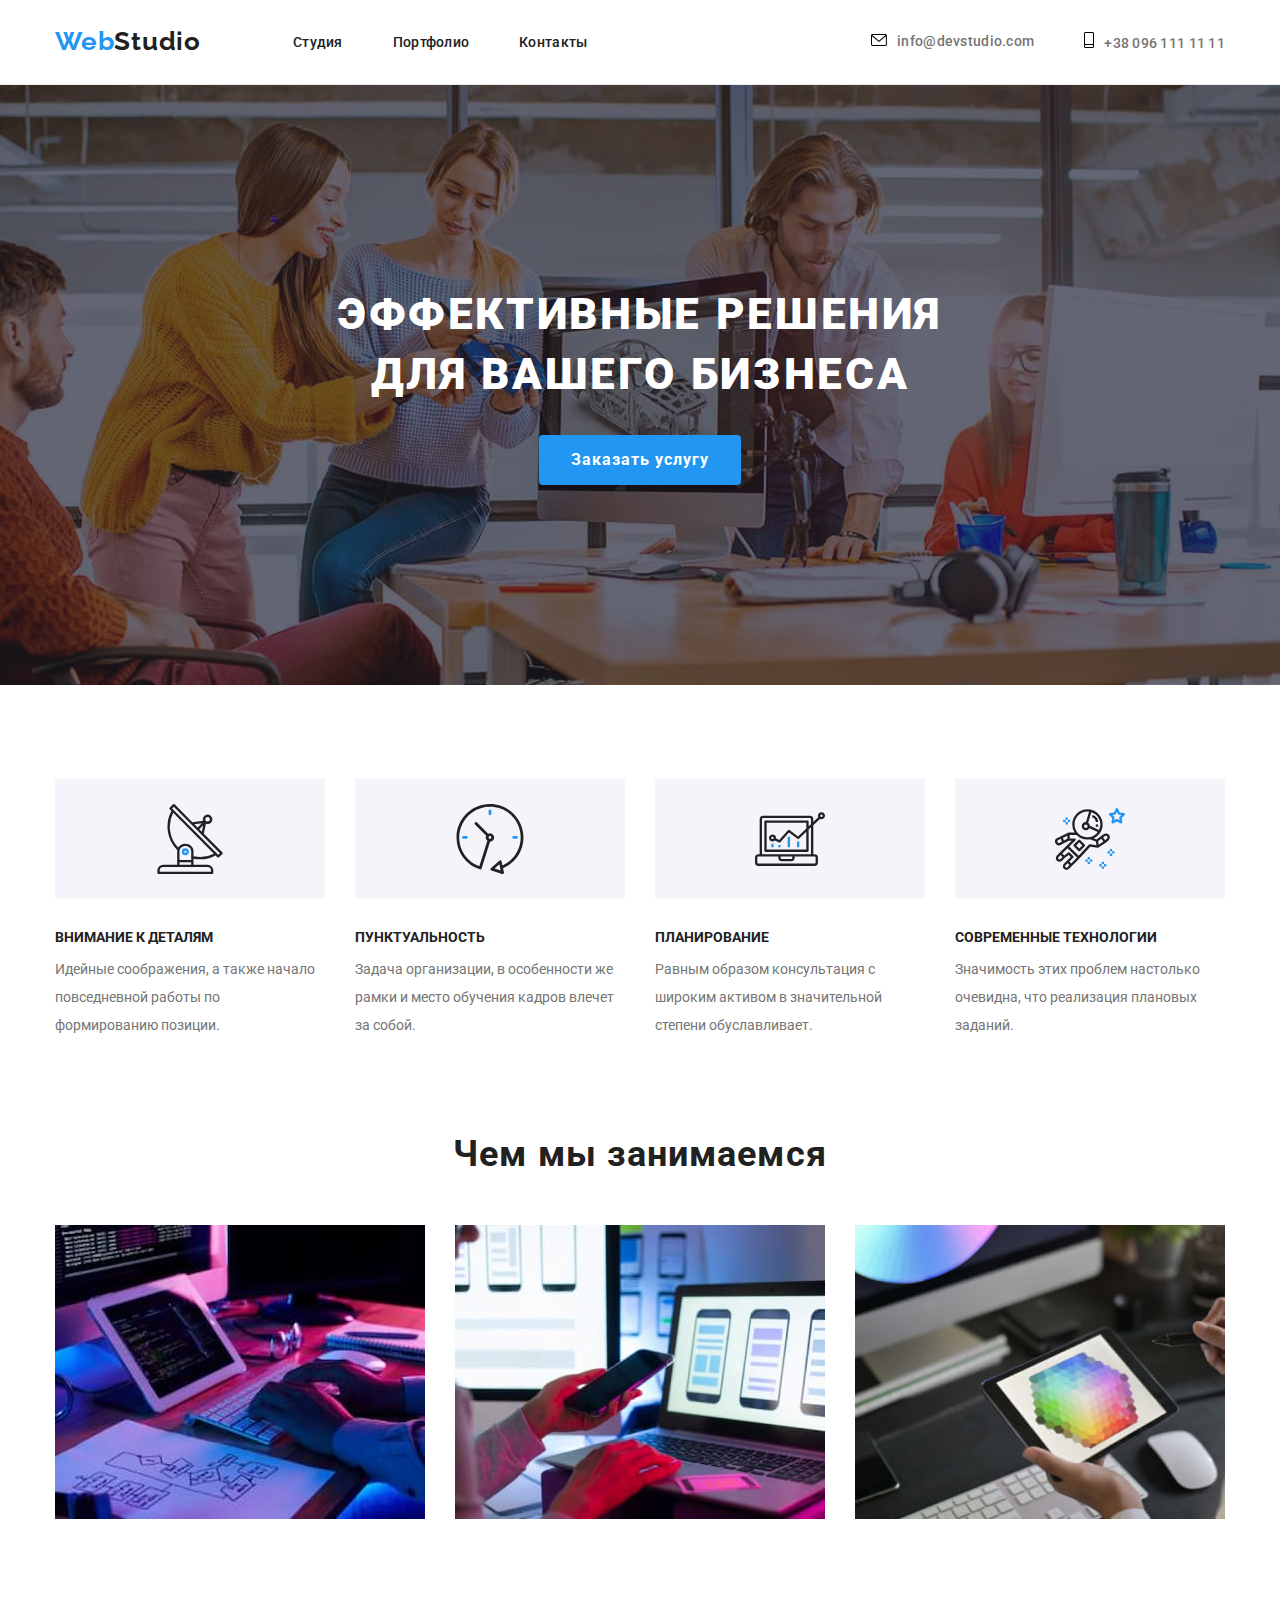
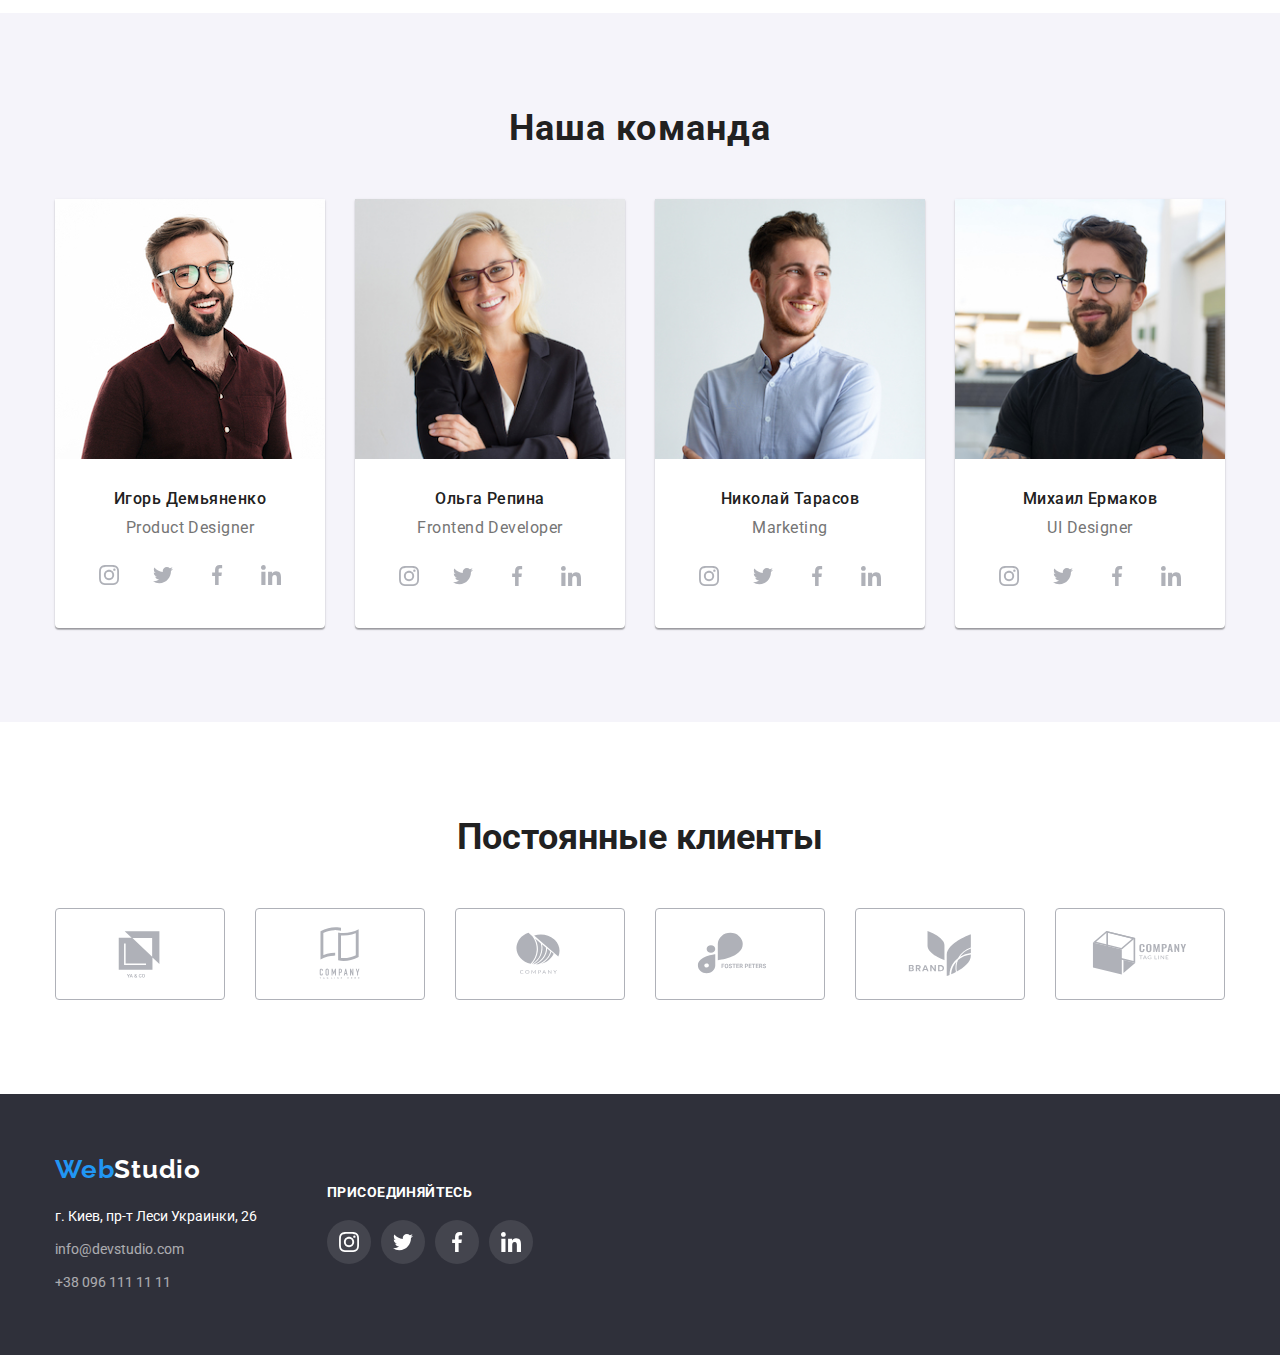
<file: index.html>
<!DOCTYPE html>
<html lang="ru">

<head>
    <meta charset="UTF-8">
    <meta http-equiv="X-UA-Compatible" content="IE=edge">
    <meta name="viewport" content="width=device-width, initial-scale=1.0">
    <link rel="preconnect" href="https://fonts.googleapis.com">
    <link rel="preconnect" href="https://fonts.gstatic.com" crossorigin>
    <link
        href="https://fonts.googleapis.com/css2?family=Raleway:wght@700&family=Roboto:wght@400;500;700;900&display=swap"
        rel="stylesheet">
    <link rel="stylesheet" href="https://cdnjs.cloudflare.com/ajax/libs/modern-normalize/1.1.0/modern-normalize.css"
        integrity="sha512-Y0MM+V6ymRKN2zStTqzQ227DWhhp4Mzdo6gnlRnuaNCbc+YN/ZH0sBCLTM4M0oSy9c9VKiCvd4Jk44aCLrNS5Q=="
        crossorigin="anonymous" referrerpolicy="no-referrer" />
    <link rel="stylesheet" href="./css/styles.css">
    <title>Document</title>
</head>



<body>
    <!--Хедер-->

    <header class="site-header">

        <div class="container main-nav">
            <nav class="navigation">
                <a class="logo" href="./index.html">
                    <span class="web">Web</span><span class="studio-black">Studio</span></a>
                <ul class="nav-links">
                    <li class="item"><a href="./index.html" class="link">Студия</a></li>
                    <li class="item"><a href="./portfolio.html" class="link">Портфолио</a></li>
                    <li class="item"><a href="" class="link">Контакты</a></li>
                </ul>
            </nav>


            <ul class="header-contacts">
                <li class="item">

                    <a href="mailto:info@devstudio.com" class="link"><svg class="header-contacts-icon" width="16px"
                            height="12px">
                            <use href="./images/symbol-defs.svg#icon-mail"></use>
                        </svg>info@devstudio.com</a>
                </li>
                <li class="item"><a href="tel:+380961111111" class="link"><svg class="header-contacts-icon" width="10px"
                            height="16px">
                            <use href="./images/symbol-defs.svg#icon-phone"></use>
                        </svg>+38 096 111 11 11
                    </a></li>
            </ul>
        </div>

    </header>

    <!--Средняя часть документа-->

    <main>

        <!--Секция "Заказать услугу"-->

        <section class="section hero">
            <div class="container">
                <h1 class="title">Эффективные решения<br> для вашего бизнеса</h1>
                <button type="button" class="button-hero">Заказать услугу</button>
            </div>
        </section>

        <!-- Секция "Бенефиты" -->

        <section class="section benefits">
            <div class="container">
                <ul class="list">
                    <li class="item">
                        <div class="benefits-icon-area">
                            <svg class="benefits-icon">
                                <use href="./images/symbol-defs.svg#icon-antenna"></use>
                            </svg>
                        </div>
                        <h3 class="title">Внимание к деталям</h3>
                        <p class="text">Идейные соображения, а также начало повседневной работы по формированию позиции.
                        </p>
                    </li>
                    <li class="item">
                        <div class="benefits-icon-area">
                            <svg class="benefits-icon">
                                <use href="./images/symbol-defs.svg#icon-clock"></use>
                            </svg>
                        </div>
                        <h3 class="title">Пунктуальность</h3>
                        <p class="text">Задача организации, в особенности же рамки и место обучения кадров влечет за
                            собой.
                        </p>
                    </li>
                    <li class="item">
                        <div class="benefits-icon-area">
                            <svg class="benefits-icon">
                                <use href="./images/symbol-defs.svg#icon-diagram"></use>
                            </svg>
                        </div>
                        <h3 class="title">Планирование</h3>
                        <p class="text">Равным образом консультация с широким активом в значительной степени
                            обуславливает.
                        </p>
                    </li>
                    <li class="item">
                        <div class="benefits-icon-area">
                            <svg class="benefits-icon">
                                <use href="./images/symbol-defs.svg#icon-astronaut"></use>
                            </svg>
                        </div>
                        <h3 class="title">Современные технологии</h3>
                        <p class="text">Значимость этих проблем настолько очевидна, что реализация плановых заданий.
                        </p>
                    </li>
                </ul>
            </div>
        </section>



        <!--Секция "Чем мы занимаемся"-->

        <section class="section images-samples">
            <div class="container">
                <h2 class="title">Чем мы занимаемся</h2>
                <ul class="list">
                    <li class="item"><img class="image" src="./images/index/img.jpg" alt="Картинка" width="370"></li>
                    <li class="item"><img class="image" src="./images/index/img-1.jpg" alt="Еще одна картинка"
                            width="370"></li>
                    <li class="item"><img class="image" src="./images/index/img-2.jpg"
                            alt="Еще одна и еще одна картинка" width="370"></li>
                </ul>
            </div>
        </section>

        <!--Секция "Команда молодости нашей"-->
        <section class="section our-team">
            <div class="container">
                <h2 class="section-header-team">Наша команда</h2>
                <ul class="list">
                    <li class="item"><img class="image" src="./images/index/member-1.jpg" alt="Член команды №1"
                            width="270">
                        <div class="padding-30">
                            <h3 class="header">Игорь Демьяненко</h3>
                            <p class="text">Product Designer</p>
                        </div>
                        <ul class="social-media-list">
                            <li class="social-media-item">
                                <a href="" class="social-media-link">
                                    <svg class="social-media-icon" width="20" height="20">
                                        <use href="./images/symbol-defs.svg#icon-instagram"></use>
                                    </svg>
                                </a>
                            </li>
                            <li class="social-media-item">
                                <a href="" class="social-media-link">
                                    <svg class="social-media-icon" width="20" height="20">
                                        <use href="./images/symbol-defs.svg#icon-twitter"></use>
                                    </svg>
                                </a>
                            </li>
                            <li class="social-media-item">
                                <a href="" class="social-media-link">
                                    <svg class="social-media-icon" width="20" height="20">
                                        <use href="./images/symbol-defs.svg#icon-facebook"></use>
                                    </svg>
                                </a>
                            </li>
                            <li class="social-media-item">
                                <a href="" class="social-media-link">
                                    <svg class="social-media-icon" width="20" height="20">
                                        <use href="./images/symbol-defs.svg#icon-linkedin"></use>
                                    </svg>
                                </a>
                            </li>
                        </ul>
                    </li>
                    <li class="item">
                        <img class="image" src="./images/index/member-2.jpg" alt="Член команды №2" width="270">
                        <div class="padding-30">
                            <h3 class="header">Ольга Репина</h3>
                            <p class="text">Frontend Developer</p>
                        </div>
                        <ul class="social-media-list">
                            <li class="social-media-item">
                                <a href="" class="social-media-link">
                                    <svg class="social-media-icon" width="20" height="20">
                                        <use href="./images/symbol-defs.svg#icon-instagram"></use>
                                    </svg>
                                </a>
                            </li>
                            <li class="social-media-item">
                                <a href="" class="social-media-link">
                                    <svg class="social-media-icon" width="20" height="20">
                                        <use href="./images/symbol-defs.svg#icon-twitter"></use>
                                    </svg>
                                </a>
                            </li>
                            <li class="social-media-item">
                                <a href="" class="social-media-link">
                                    <svg class="social-media-icon" width="20" height="20">
                                        <use href="./images/symbol-defs.svg#icon-facebook"></use>
                                    </svg>
                                </a>
                            </li>
                            <li class="social-media-item">
                                <a href="" class="social-media-link">
                                    <svg class="social-media-icon" width="20" height="20">
                                        <use href="./images/symbol-defs.svg#icon-linkedin"></use>
                                    </svg>
                                </a>
                            </li>
                        </ul>
                    </li>
                    <li class="item">
                        <img class="image" src="./images/index/member-3.jpg" alt="Член команды №3" width="270">
                        <div class="padding-30">
                            <h3 class="header">Николай Тарасов</h3>
                            <p class="text">Marketing</p>
                        </div>
                        <ul class="social-media-list">
                            <li class="social-media-item">
                                <a href="" class="social-media-link">
                                    <svg class="social-media-icon" width="20" height="20">
                                        <use href="./images/symbol-defs.svg#icon-instagram"></use>
                                    </svg>
                                </a>
                            </li>
                            <li class="social-media-item">
                                <a href="" class="social-media-link">
                                    <svg class="social-media-icon" width="20" height="20">
                                        <use href="./images/symbol-defs.svg#icon-twitter"></use>
                                    </svg>
                                </a>
                            </li>
                            <li class="social-media-item">
                                <a href="" class="social-media-link">
                                    <svg class="social-media-icon" width="20" height="20">
                                        <use href="./images/symbol-defs.svg#icon-facebook"></use>
                                    </svg>
                                </a>
                            </li>
                            <li class="social-media-item">
                                <a href="" class="social-media-link">
                                    <svg class="social-media-icon" width="20" height="20">
                                        <use href="./images/symbol-defs.svg#icon-linkedin"></use>
                                    </svg>
                                </a>
                            </li>
                        </ul>

                    </li>
                    <li class="item">
                        <img class="image" src="./images/index/member-4.jpg" alt="Член команды №4" width="270">
                        <div class="padding-30">
                            <h3 class="header">Михаил Ермаков</h3>
                            <p class="text">UI Designer</p>
                        </div>
                        <ul class="social-media-list">
                            <li class="social-media-item">
                                <a href="" class="social-media-link">
                                    <svg class="social-media-icon" width="20" height="20">
                                        <use href="./images/symbol-defs.svg#icon-instagram"></use>
                                    </svg>
                                </a>
                            </li>
                            <li class="social-media-item">
                                <a href="" class="social-media-link">
                                    <svg class="social-media-icon" width="20" height="20">
                                        <use href="./images/symbol-defs.svg#icon-twitter"></use>
                                    </svg>
                                </a>
                            </li>
                            <li class="social-media-item">
                                <a href="" class="social-media-link">
                                    <svg class="social-media-icon" width="20" height="20">
                                        <use href="./images/symbol-defs.svg#icon-facebook"></use>
                                    </svg>
                                </a>
                            </li>
                            <li class="social-media-item">
                                <a href="" class="social-media-link">
                                    <svg class="social-media-icon" width="20" height="20">
                                        <use href="./images/symbol-defs.svg#icon-linkedin"></use>
                                    </svg>
                                </a>
                            </li>
                        </ul>

                    </li>
                </ul>
            </div>
        </section>

        <section class="section partners">
            <div class="container">
                <h2 class="permanent-partners-list-header">Постоянные клиенты</h2>

                <ul class="permanent-partners-list">
                    <li class="permanent-partners-item">
                        <a href="" class="permanent-partners-link">
                            <svg class="permanent-partners-icon" height="60px" width="106px">
                                <use href="./images/symbol-defs.svg#icon-logo-1"></use>
                            </svg>
                        </a>
                    </li>
                    <li class="permanent-partners-item">
                        <a href="" class="permanent-partners-link">
                            <svg class="permanent-partners-icon" height="60px" width="106px">
                                <use href="./images/symbol-defs.svg#icon-logo-2"></use>
                            </svg>
                        </a>
                    </li>
                    <li class="permanent-partners-item">
                        <a href="" class="permanent-partners-link">
                            <svg class="permanent-partners-icon" height="60px" width="106px">
                                <use href="./images/symbol-defs.svg#icon-logo-3"></use>
                            </svg>
                        </a>
                    </li>
                    <li class="permanent-partners-item">
                        <a href="" class="permanent-partners-link">
                            <svg class="permanent-partners-icon" height="60px" width="106px">
                                <use href="./images/symbol-defs.svg#icon-logo-4"></use>
                            </svg>
                        </a>
                    </li>
                    <li class="permanent-partners-item">
                        <a href="" class="permanent-partners-link">
                            <svg class="permanent-partners-icon" height="60px" width="106px">
                                <use href="./images/symbol-defs.svg#icon-logo-5"></use>
                            </svg>
                        </a>
                    </li>
                    <li class="permanent-partners-item">
                        <a href="" class="permanent-partners-link">
                            <svg class="permanent-partners-icon" height="60px" width="106px">
                                <use href="./images/symbol-defs.svg#icon-logo-6"></use>
                            </svg>
                        </a>
                    </li>
                </ul>






            </div>



        </section>

    </main>

    <footer class="footer">
    
    
    
        <div class="container">
    
    
            <div class="footer-block">
    
                <div class="footer-block-1">
                    <a class="logo logo-footer" href="">Web<spam class="studio-white">Studio</spam></a>
                    <address class="adress">    
                        <ul class="adress-list">
                            <li class="item"><a class="link" href="">г. Киев, пр-т Леси Украинки, 26</a></li>
                            <li class="item"><a class="link opacity-60" href="mailto:info@devstudio.com">info@devstudio.com</a></li>
                            <li class="item"><a class="link opacity-60" href="tel:+380961111111">+38 096 111 11 11</a></li>
                        </ul>

                        </address>
                </div>
    
      
    
                <div class="footer-social-network-block">
                    <h2 class="footer-social-network-title">присоединяйтесь</h2>
                    <ul class="footer-social-network-list">
                        
                        <li class="footer-social-network-item">
                            <a href="" class="footer-social-network-link">
                                <svg class="footer-social-network-icon" width="20" height="20">
                                    <use href="./images/symbol-defs.svg#icon-instagram"></use>
                                </svg>
                            </a>
                        </li>
                        <li class="footer-social-network-item">
                            <a href="" class="footer-social-network-link">
                                <svg class="footer-social-network-icon" width="20" height="20">
                                    <use href="./images/symbol-defs.svg#icon-twitter"></use>
                                </svg>
                            </a>
                        </li>
                        <li class="footer-social-network-item">
                            <a href="" class="footer-social-network-link">
                                <svg class="footer-social-network-icon" width="20" height="20">
                                    <use href="./images/symbol-defs.svg#icon-facebook"></use>
                                </svg>
                            </a>
                        </li>
                        <li class="footer-social-network-item">
                            <a href="" class="footer-social-network-link">
                                <svg class="footer-social-network-icon" width="20" height="20">
                                    <use href="./images/symbol-defs.svg#icon-linkedin"></use>
                                </svg>
                            </a>
                        </li>
                    </ul>
                </div>
            </div>
    
    
        </div>
    
    
    
    
    </footer>
</body>

</html>
</file>
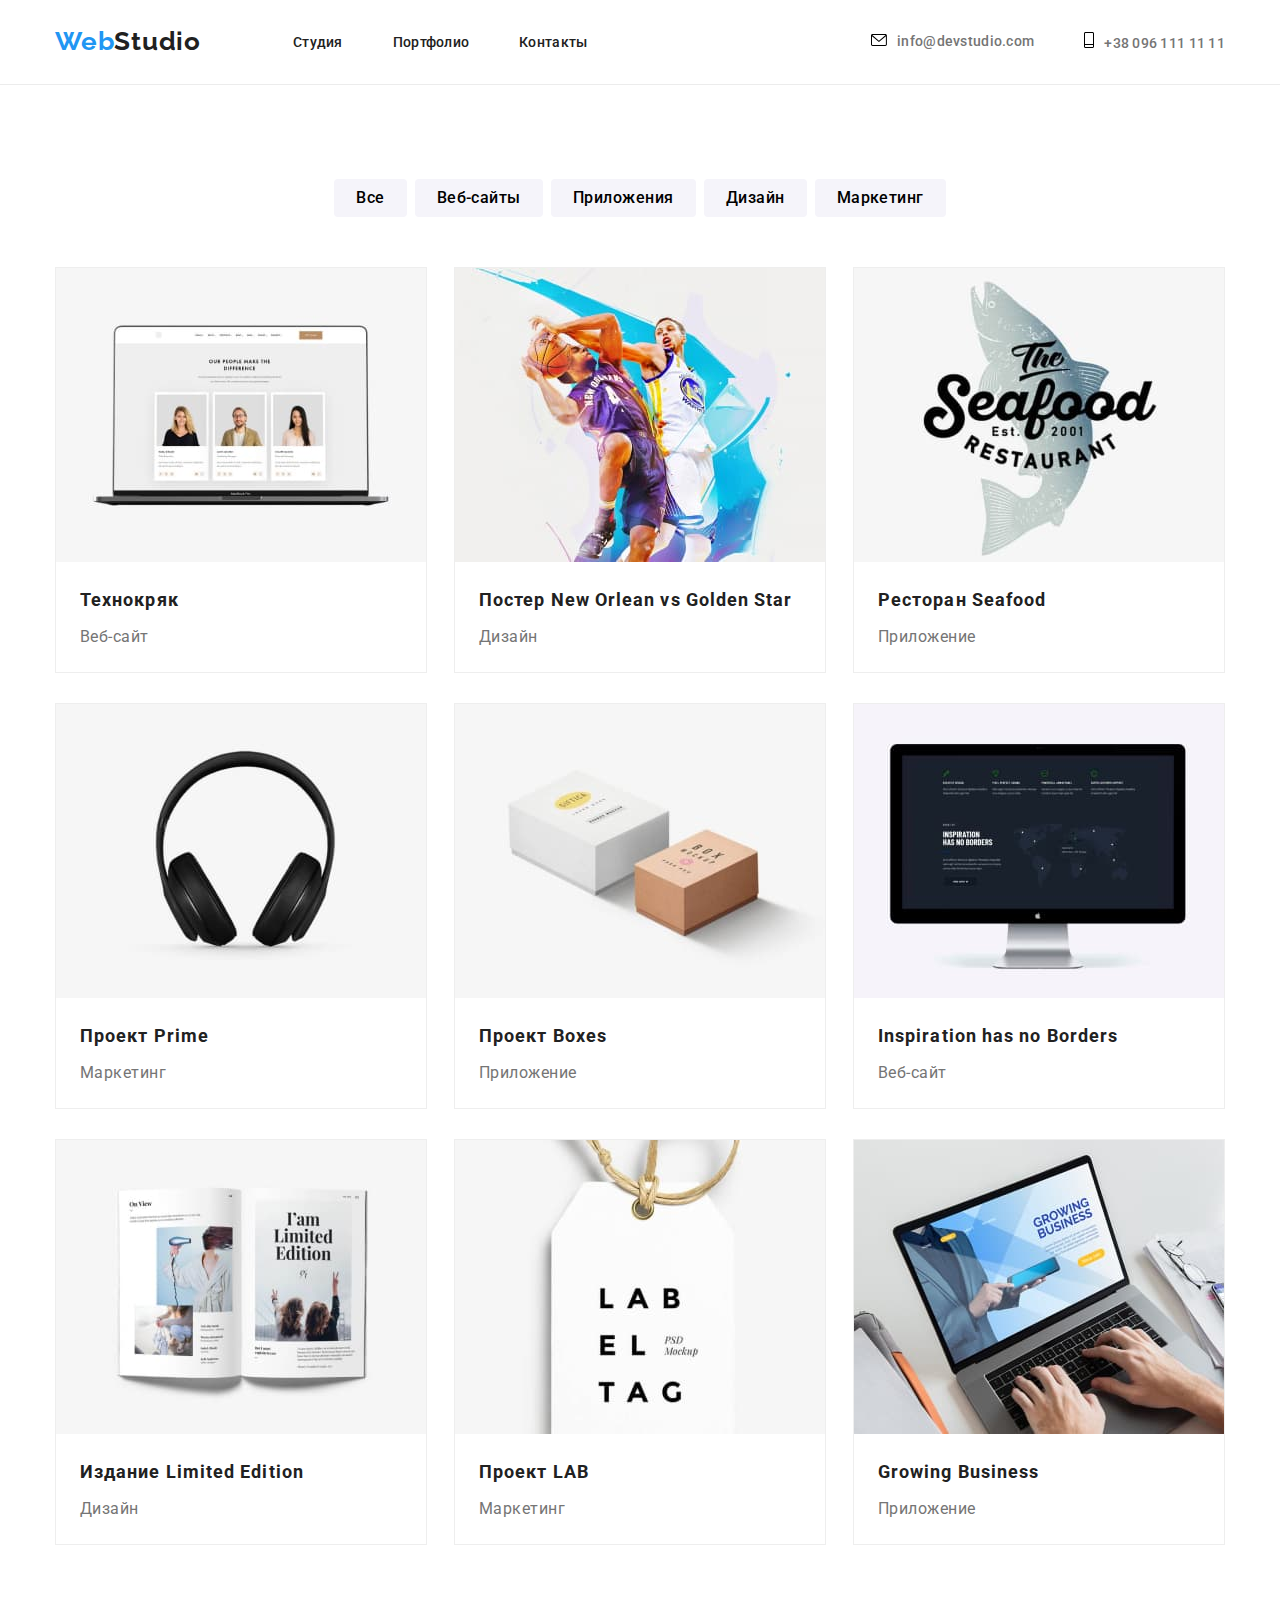
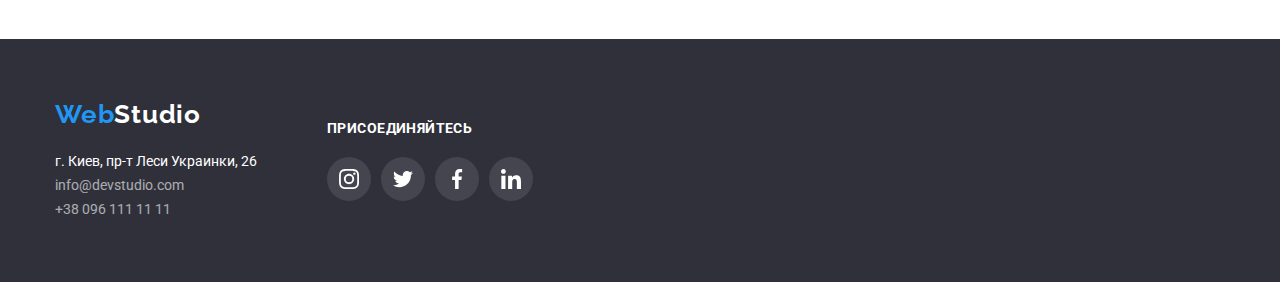
<file: portfolio.html>
<!DOCTYPE html>
<html lang="ru">

<head>
    <meta charset="UTF-8">
    <meta http-equiv="X-UA-Compatible" content="IE=edge">
    <meta name="viewport" content="width=device-width, initial-scale=1.0">
    <link rel="preconnect" href="https://fonts.googleapis.com">
    <link rel="preconnect" href="https://fonts.gstatic.com" crossorigin>
    <link
        href="https://fonts.googleapis.com/css2?family=Raleway:wght@700&family=Roboto:wght@400;500;700;900&display=swap"
        rel="stylesheet">
    <link rel="stylesheet" href="https://cdnjs.cloudflare.com/ajax/libs/modern-normalize/1.1.0/modern-normalize.css"
        integrity="sha512-Y0MM+V6ymRKN2zStTqzQ227DWhhp4Mzdo6gnlRnuaNCbc+YN/ZH0sBCLTM4M0oSy9c9VKiCvd4Jk44aCLrNS5Q=="
        crossorigin="anonymous" referrerpolicy="no-referrer" />
    <link rel="stylesheet" href="./css/styles.css">
    <title>Document</title>
</head>



<body>
    <!--Хедер-->

    <header class="header site-header">

        <div class="container main-nav">
            <nav class="navigation">
                <a class="logo" href="./index.html">
                    <span class="web">Web</span><span class="studio-black">Studio</span></a>
                <ul class="nav-links">
                    <li class="item"><a href="./index.html" class="link">Студия</a></li>
                    <li class="item"><a href="./portfolio.html" class="link">Портфолио</a></li>
                    <li class="item"><a href="" class="link">Контакты</a></li>
                </ul>
            </nav>

            <ul class="header-contacts">
                <li class="item">

                    <a href="mailto:info@devstudio.com" class="link"><svg class="header-contacts-icon" width="16px"
                            height="12px">
                            <use href="./images/symbol-defs.svg#icon-mail"></use>
                        </svg>info@devstudio.com</a>
                </li>
                <li class="item"><a href="tel:+380961111111" class="link"><svg class="header-contacts-icon" width="10px"
                            height="16px">
                            <use href="./images/symbol-defs.svg#icon-phone"></use>
                        </svg>+38 096 111 11 11
                    </a></li>
            </ul>
        </div>

    </header>
    <!--Средняя часть документа-->

    <main>
        <section class="section portfolio">
            <div class="container">
                <ul class="selector-list">
                    <li class="item"> <button type="button" class="button">Все</button> </li>
                    <li class="item"> <button type="button" class="button">Веб-сайты</button> </li>
                    <li class="item"> <button type="button" class="button">Приложения</button> </li>
                    <li class="item"> <button type="button" class="button">Дизайн</button> </li>
                    <li class="item"> <button type="button" class="button">Маркетинг</button> </li>
                </ul>


                <ul class="work-sectors">

                    <li class="item"> <a class="link" href=""> <img class="image" src="./images/portfolio/img.jpg"
                                alt="Технокряк">
                            <div class="padding-20">
                                <h3 class="title">Технокряк</h3>
                                <p class="text">Веб-сайт</p>
                            </div>
                        </a> </li>
                    <li class="item"> <a class="link" href=""> <img class="image" src="./images/portfolio/img-1.jpg"
                                alt="Постер">
                            <div class="padding-20">
                                <h3 class="title">Постер New Orlean vs Golden Star</h3>
                                <p class="text">Дизайн</p>
                            </div>
                        </a> </li>
                    <li class="item"> <a class="link" href=""> <img class="image" src="./images/portfolio/img-2.jpg"
                                alt="Приложение ресторана">
                            <div class="padding-20">
                                <h3 class="title">Ресторан Seafood</h3>
                                <p class="text">Приложение</p>
                            </div>
                        </a> </li>
                    <li class="item"> <a class="link" href=""> <img class="image" src="./images/portfolio/img-3.jpg"
                                alt="Маркетинговый проект">
                            <div class="padding-20">
                                <h3 class="title">Проект Prime</h3>
                                <p class="text">Маркетинг</p>
                            </div>
                        </a> </li>
                    <li class="item"> <a class="link" href=""> <img class="image" src="./images/portfolio/img-4.jpg"
                                alt="Приложение Боксес">
                            <div class="padding-20">
                                <h3 class="title">Проект Boxes</h3>
                                <p class="text">Приложение</p>
                            </div>
                        </a> </li>
                    <li class="item"> <a class="link" href=""> <img class="image" src="./images/portfolio/img-5.jpg"
                                alt="Вэб сайт Вдохновение">
                            <div class="padding-20">
                                <h3 class="title">Inspiration has no Borders</h3>
                                <p class="text">Веб-сайт</p>
                            </div>
                        </a> </li>
                    <li class="item"> <a class="link" href=""> <img class="image" src="./images/portfolio/img-6.jpg"
                                alt="Дизайн издания">
                            <div class="padding-20">
                                <h3 class="title">Издание Limited Edition</h3>
                                <p class="text">Дизайн</p>
                            </div>
                        </a> </li>
                    <li class="item"> <a class="link" href=""> <img class="image" src="./images/portfolio/img-7.jpg"
                                alt="Маркетинг проект">
                            <div class="padding-20">
                                <h3 class="title">Проект LAB</h3>
                                <p class="text">Маркетинг</p>
                            </div>
                        </a> </li>
                    <li class="item"> <a class="link" href=""> <img class="image" src="./images/portfolio/img-8.jpg"
                                alt="Приложение для роста бизнеса">
                            <div class="padding-20">
                                <h3 class="title">Growing Business</h3>
                                <p class="text">Приложение</p>
                            </div>
                        </a> </li>


                </ul>
            </div>



        </section>







    </main>

    <footer class="footer">
    
    
    
        <div class="container">
    
    
            <div class="footer-block">
    
                <div class="footer-block-1">
                    <a class="logo logo-footer" href="">Web<spam class="studio-white">Studio</spam></a>
                    <address class="adress">
                        <ul class="adress-list">
                            <li><a class="link" href="">г. Киев, пр-т Леси Украинки, 26</a></li>
                            <li><a class="link opacity-60" href="mailto:info@devstudio.com">info@devstudio.com</a></li>
                            <li><a class="link opacity-60" href="tel:+380961111111">+38 096 111 11 11</a></li>
                        </ul>
    
                    </address>
                </div>
    
    
    
                <div class="footer-social-network-block">
                    <h2 class="footer-social-network-title">присоединяйтесь</h2>
                    <ul class="footer-social-network-list">
    
                        <li class="footer-social-network-item">
                            <a href="" class="footer-social-network-link">
                                <svg class="footer-social-network-icon" width="20" height="20">
                                    <use href="./images/symbol-defs.svg#icon-instagram"></use>
                                </svg>
                            </a>
                        </li>
                        <li class="footer-social-network-item">
                            <a href="" class="footer-social-network-link">
                                <svg class="footer-social-network-icon" width="20" height="20">
                                    <use href="./images/symbol-defs.svg#icon-twitter"></use>
                                </svg>
                            </a>
                        </li>
                        <li class="footer-social-network-item">
                            <a href="" class="footer-social-network-link">
                                <svg class="footer-social-network-icon" width="20" height="20">
                                    <use href="./images/symbol-defs.svg#icon-facebook"></use>
                                </svg>
                            </a>
                        </li>
                        <li class="footer-social-network-item">
                            <a href="" class="footer-social-network-link">
                                <svg class="footer-social-network-icon" width="20" height="20">
                                    <use href="./images/symbol-defs.svg#icon-linkedin"></use>
                                </svg>
                            </a>
                        </li>
                    </ul>
                </div>
            </div>
    
    
        </div>
    
    
    
    
    </footer>
</body>

</html>
</file>
<file: css/styles.css>
/* Глобальный класс */

:root {
  --primary-text-color: #212121;
  --secondary-text-color: #757575;
  --accent-text-color: #2196f3;
  --background-color-number-two: #2f303a;
  --icon-color-one: #afb1b8;
}

body {
  background-color: #ffffff;
  font-family: "Roboto", sans-serif;
  font-size: 14px;
  font-weight: 400;
  color: var(--primary-text-color);
}

button {
  cursor: pointer;
  border: 0;
}

h1,
h2,
h3,
p,
ul {
  margin: 0;
  padding: 0;
}

/* Спочатку приберемо крапки зі списку */

.nav-links,
.header-contacts,
.unique-list,
.images-samples,
.our-team .list,
.footer-adress,
.selector-list,
.work-sectors,
.images-samples .list,
.benefits .list,
.social-media-list,
.permanent-partners-list,
.footer-social-network-list,
.adress-list {
  list-style-type: none;
}

.container {
  max-width: 1200px;
  margin: 0 auto;
  padding-left: 15px;
  padding-right: 15px;
}
.section {
  padding-top: 94px;
  padding-bottom: 94px;
}

.flex {
  display: flex;
}

.block {
  display: block;
}

/* Лого, Нав и Хедер */

/* ЛОГО */

.site-header {
  border-bottom: 1px solid #ececec;
}
.navigation {
  display: flex;
  align-items: center;
}

.logo {
  font-family: "Raleway", sans-serif;
  text-decoration: none;
  color: var(--accent-text-color);
  font-weight: 700;
  font-size: 26px;
  line-height: 1.2;
  letter-spacing: 0.03em;
  padding-top: 24px;
  padding-bottom: 25px;
  /* background-color: lightcoral */
  display: block;
  width: 145px;
}

.web {
  color: var(--accent-text-color);
}

.studio-black {
  color: var(--primary-text-color);
}
.studio-white {
  color: #ffffff;
}

/* .logo:hover,
.logo:focus {
  text-decoration: underline;
} */

/* НАВ */

.main-nav {
  display: flex;
  align-items: center;
  /* background-color: teal; */
}

.nav-links .item {
}

.nav-links {
  display: flex;
  margin-left: 93px;
  /* background-color: cornflowerblue; */
}

.nav-links .item:not(:first-child) {
  margin-left: 50px;
}

.nav-links .link {
  padding-top: 32px;
  padding-bottom: 32px;
  color: var(--primary-text-color);
  font-weight: 500;
  text-decoration: none;
  line-height: 1.17;
  letter-spacing: 0.02em;
  display: block;
}

.nav-links .link:hover,
.nav-links .link:focus {
  color: var(--accent-text-color);
}

/* Лінки з хедеру */

.header-contacts {
  display: flex;
  margin-left: auto;
  /* background-color: darkorchid; */
  align-items: center;
}

.header-contacts .item:nth-child(2) {
  margin-left: 50px;
}

.header-contacts-icon {
  margin-right: 10px;
}

.header-contacts .link {
  color: var(--secondary-text-color);
  font-weight: 500;
  text-decoration: none;
  line-height: 1.14;
  letter-spacing: 0.02em;
  padding-top: 32px;
  padding-bottom: 32px;
  display: block;
}

.header-contacts .item {
  display: flex;
  align-items: center;
}

.header-contacts .link:hover,
.header-contacts .link:focus {
  color: var(--accent-text-color);
  fill: var(--accent-text-color);
}

/* БОДІ */

/* Хероу */

.hero {
  background-color: var(--background-color-number-two);
  width: 100%;
  background-image: linear-gradient(
      rgba(47, 48, 58, 0.4),
      rgba(47, 48, 58, 0.4)
    ),
    url("../images/index/hero-bg.jpg");
  background-size: cover;
  background-position: center;
  max-width: 1600px;
  text-align: center;
  padding-top: 200px;
  padding-bottom: 200px;
}

.hero .container {
}

.hero .title {
  color: #ffffff;
  font-weight: 900;
  font-size: 44px;
  line-height: 1.36;
  letter-spacing: 0.06em;
  text-transform: uppercase;
  margin-bottom: 30px;
}

.button-hero {
  background-color: var(--accent-text-color);
  box-shadow: 0px 4px 4px rgba(0, 0, 0, 0.15);
  border-radius: 4px;
  color: #ffffff;
  font-size: 16px;
  font-weight: 700;
  letter-spacing: 0.06em;
  line-height: 1.87;
  padding: 10px 32px;
}

/* Бенефиты */

.benefits .list {
  display: flex;
}

.benefits .item {
  display: block;
  /* background-color: teal; */
}

.benefits .item:not(:first-child) {
  margin-left: 30px;
}

.benefits-icon-area {
  background-color: #f5f4fa;
  margin-bottom: 30px;
  display: flex;
  align-items: center;
  justify-content: center;
  width: 270px;
  height: 120px;
}

.benefits-icon {
  width: 70px;
  height: 70px;
}

.benefits .title {
  font-size: 14px;
  font-weight: 700;
  line-height: 1.17;
  margin-bottom: 10px;
  text-transform: uppercase;
}

.benefits .text {
  font-size: 14px;
  font-weight: 400;
  line-height: 2;
  color: var(--secondary-text-color);
}

.images-samples {
  font-weight: 700;
  font-size: 36;
  line-height: 1.17;
  padding-top: 0;
}

.images-samples .title {
  font-size: 36px;
  font-weight: 700;
  line-height: 1.17;
  letter-spacing: 0.03em;
  margin-bottom: 50px;
  text-align: center;
}

.images-samples .list {
  display: flex;
  justify-content: space-between;
}

.images-samples .image {
  width: 100%;
  height: auto;
  display: block;
}

/* Наша команда */

.our-team {
  background-color: #f5f4fa;
}

.section-header-team {
  font-size: 36px;
  font-weight: 700;
  line-height: 1.17;
  letter-spacing: 0.03em;
  margin-bottom: 50px;
  text-align: center;
  /* background-color: #2196f3; */
}

.our-team .list {
  display: flex;
  justify-content: space-between;
}

.our-team .item {
  background-color: #ffffff;
  box-shadow: 0px 1px 3px rgba(0, 0, 0, 0.12), 0px 1px 1px rgba(0, 0, 0, 0.14),
    0px 2px 1px rgba(0, 0, 0, 0.2);
  border-radius: 0px 0px 4px 4px;
}

.our-team .image {
  display: block;
  /* margin-bottom: 30px; */
}

.our-team .header {
  font-size: 16px;
  font-weight: 500;
  line-height: 1.19;
  letter-spacing: 0.03em;
  /* background-color: aqua; */
  margin-bottom: 10px;
  text-align: center;
}

.our-team .text {
  color: var(--secondary-text-color);
  font-size: 16px;
  line-height: 1.19;
  letter-spacing: 0.03em;
  text-align: center;
}

.padding-30 {
  padding-top: 30px;
  padding-bottom: 16px;
}

.social-media-list {
  display: flex;
  /* max-width: 206px; */
  margin-left: 32px;
  margin-right: 32px;
  margin-bottom: 30px;
  justify-content: space-between;
  /* background-color: #2196f3; */
}

.social-media-link {
  display: flex;
  justify-content: center;
  align-items: center;
  height: 44px;
  width: 44px;
  /* background-color: #2196f3; */
}

.social-media-icon {
  fill: var(--icon-color-one);
}

.social-media-link:hover,
.social-media-link:focus {
  background-color: var(--accent-text-color);
  border-radius: 50%;
}

.social-media-link:hover .social-media-icon,
.social-media-link:focus .social-media-icon {
  fill: #ffffff;
}

/* Постоянные клиенты */

.permanent-partners-list-header {
  text-align: center;
  font-size: 36px;
  font-weight: 700;
  line-height: 1.17;
  margin-bottom: 50px;
}

.permanent-partners-list {
  display: flex;
  justify-content: space-between;
  /* background-color: #2196f3; */
}

.permanent-partners-link {
  display: flex;
  justify-content: center;
  align-items: center;
  height: 92px;
  width: 170px;
  border: var(--icon-color-one) 1px solid;
  border-radius: 4px;
}

.permanent-partners-icon {
  fill: var(--icon-color-one);
}

.permanent-partners-link:hover,
.permanent-partners-link:focus {
  border: var(--accent-text-color) 1px solid;
}

.permanent-partners-link:hover .permanent-partners-icon,
.permanent-partners-link:focus .permanent-partners-icon {
  fill: var(--accent-text-color);
}

/* ---------------------------------------------------------------- */

/* ФУТЕР */

.adress {
  font-style: normal;
}

.adress .link {
  display: block;
  /* font-style: normal; */
  text-decoration: none;
  color: #ffffff;
  line-height: 1.71;
}

.footer {
  background-color: var(--background-color-number-two);
  padding-top: 60px;
  padding-bottom: 60px;
}

.footer-block {
  display: flex;
  align-items: center;
}

.footer-block-1 {
  margin-right: 70px;
}

.logo-footer {
  display: block;
  margin-bottom: 20px;
  padding: 0;
}

.adress-list .item:not(:last-child) {
  margin-bottom: 9px;
}

.footer-adress .link {
  line-height: 1.71;
  color: #ffffff;
  text-decoration: none;
  font-style: normal;
}

.footer-adress .link:hover,
.footer-adress .link:focus {
  color: var(--accent-text-color);
}

.opacity-60 {
  opacity: 0.6;
}

.footer-social-network-block {
  display: inline-block;
}

.footer-social-network-title {
  font-size: 14px;
  font-weight: 700;
  line-height: 1.17;
  text-transform: uppercase;
  color: #ffffff;
  margin-bottom: 20px;
  letter-spacing: 0.03em;
}

.footer-social-network-list {
  display: flex;
  /* background-color: #2196f3; */
  /* justify-content: space-between; */
}

.footer-social-network-item {
}

.footer-social-network-item:not(:last-child) {
  margin-right: 10px;
}

.footer-social-network-link {
  display: flex;
  justify-content: center;
  align-items: center;
  height: 44px;
  width: 44px;
  background-color: rgba(255, 255, 255, 0.1);
  border-radius: 50%;
}

.footer-social-network-link:hover,
.footer-social-network-link:focus {
  background-color: var(--accent-text-color);
}

.footer-social-network-icon {
  fill: #ffffff;
}

/* ПОРТФОЛІО */

/* Селектор */

.portfolio {
  /* background-color: #2196f3; */
}

.selector-list {
  display: flex;
  justify-content: center;
  margin-bottom: 50px;
  /* background-color: aquamarine; */
}

.selector-list .item {
  margin-right: 8px;
}

.selector-list .item:last-child {
  margin-right: 0;
}

.selector-list .button {
  font-size: 16px;
  font-weight: 500;
  letter-spacing: 0.03em;
  line-height: 1.62;
  padding: 6px 22px;

  background-color: #f5f4fa;

  border-radius: 4px;
}

.selector-list .button:hover,
.selector-list .button:focus {
  color: #ffffff;
  background-color: var(--accent-text-color);
  box-shadow: 0px 3px 1px rgba(0, 0, 0, 0.1), 0px 1px 2px rgba(0, 0, 0, 0.08),
    0px 2px 2px rgba(0, 0, 0, 0.12);
}

.work-sectors {
  display: flex;
  justify-content: space-between;
  flex-wrap: wrap;
  /* background-color: tomato; */
}

.work-sectors .item {
  margin-bottom: 30px;
  border: 1px solid #eeeeee;
  /* background-color: #2196f3; */
}

.work-sectors .item:nth-child(n + 7) {
  margin-bottom: 0;
}

.work-sectors .link:hover,
.work-sectors .link:focus {
  box-shadow: 0px 1px 1px rgba(0, 0, 0, 0.12), 0px 4px 4px rgba(0, 0, 0, 0.06),
    1px 4px 6px rgba(0, 0, 0, 0.16);
}

.work-sectors .link {
  text-decoration: none;
  display: block;
}
.work-sectors .image {
  width: 100%;
  height: auto;
  display: block;
  /* background-color: aqua; */
}

.work-sectors .title {
  color: var(--primary-text-color);
  font-weight: 700;
  font-size: 18px;
  line-height: 2;
  letter-spacing: 0.06em;
  /* background-color: brown; */
  margin-bottom: 4px;
  margin-left: 24px;
}

.work-sectors .text {
  color: var(--secondary-text-color);
  font-size: 16px;
  line-height: 1.88;
  letter-spacing: 0.03em;
  margin-left: 24px;
}

.padding-20 {
  padding-top: 20px;
  padding-bottom: 20px;
}
</file>
